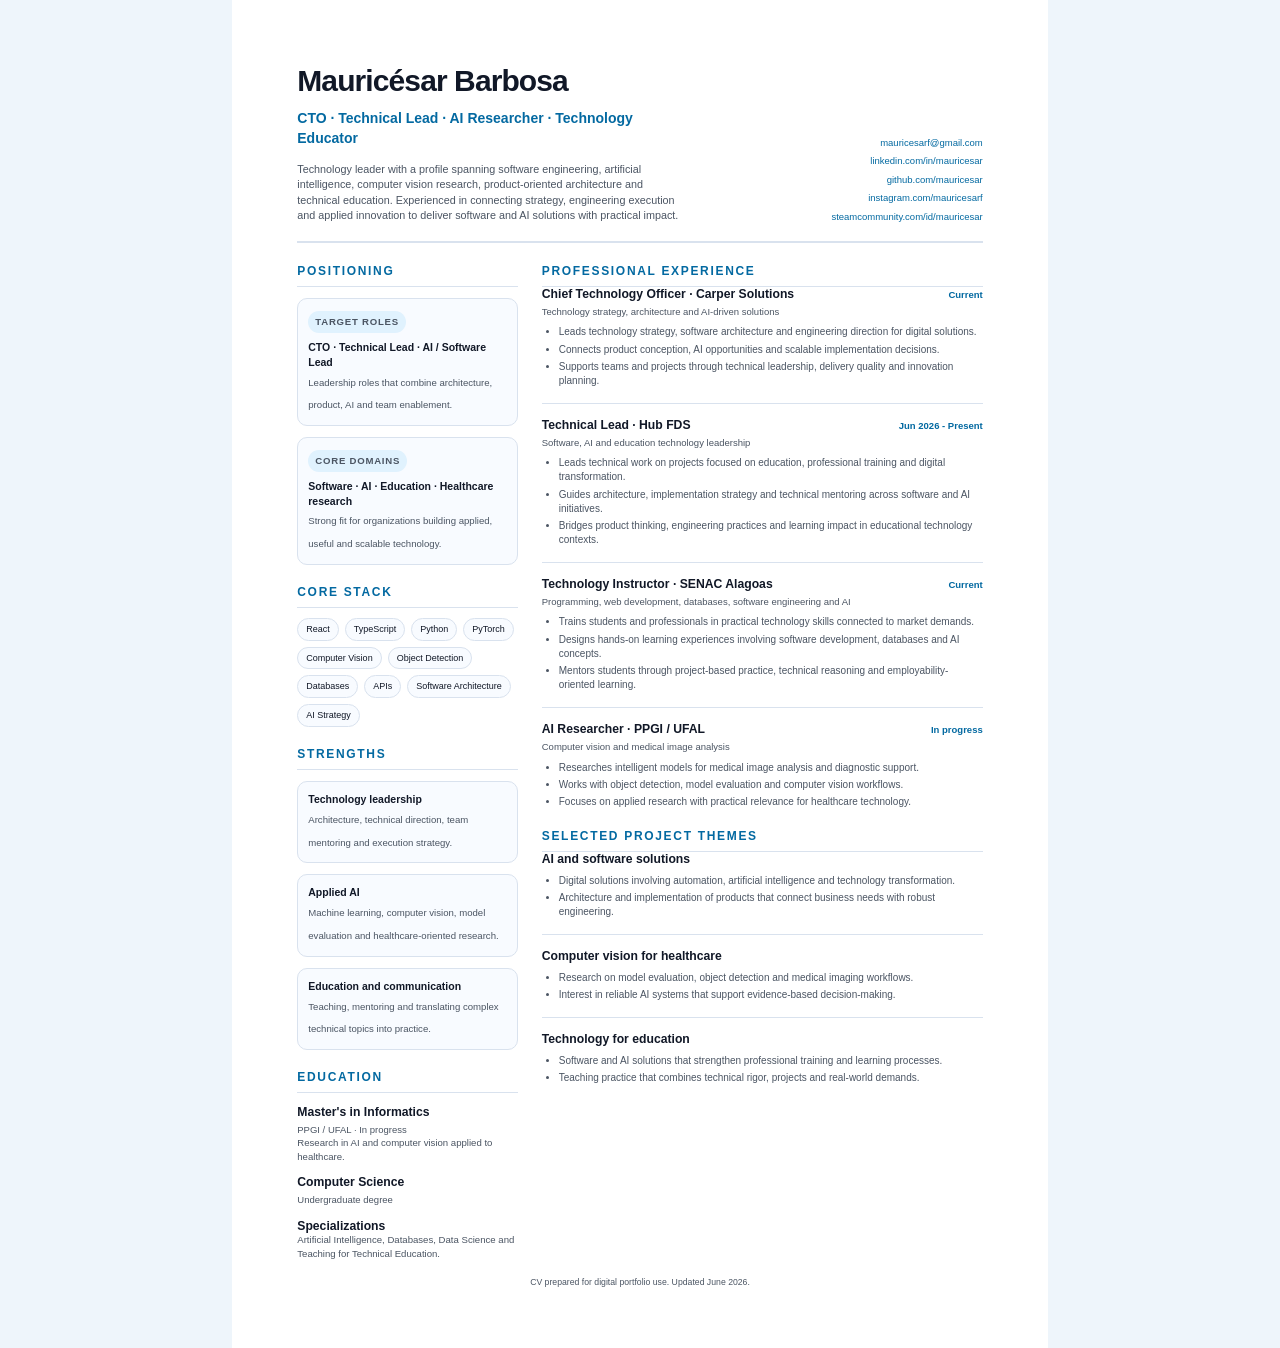
<file: public/cv-mauricesar-barbosa.html>
<!doctype html>
<html lang="en">
  <head>
    <meta charset="utf-8" />
    <meta name="viewport" content="width=device-width, initial-scale=1" />
    <title>Mauricésar Barbosa - CV</title>
    <style>
      :root {
        --ink: #111827;
        --muted: #4b5563;
        --line: #d9e2ee;
        --panel: #f8fbff;
        --accent: #0369a1;
        --accent-soft: #e0f2fe;
      }

      * {
        box-sizing: border-box;
      }

      body {
        margin: 0;
        color: var(--ink);
        background: #eef5fb;
        font-family: Arial, Helvetica, sans-serif;
        line-height: 1.42;
      }

      .page {
        width: 8.5in;
        min-height: 11in;
        margin: 0 auto;
        background: #fff;
        padding: 0.62in 0.68in;
      }

      header {
        display: grid;
        grid-template-columns: 1.35fr 1fr;
        gap: 22px;
        padding-bottom: 18px;
        border-bottom: 2px solid var(--line);
      }

      h1,
      h2,
      h3,
      p {
        margin: 0;
      }

      h1 {
        font-size: 30px;
        letter-spacing: -0.03em;
      }

      .headline {
        margin-top: 7px;
        color: var(--accent);
        font-size: 14px;
        font-weight: 700;
      }

      .summary {
        margin-top: 13px;
        color: var(--muted);
        font-size: 10.8px;
      }

      .contact {
        align-self: end;
        display: grid;
        gap: 5px;
        color: var(--muted);
        font-size: 9.5px;
        text-align: right;
      }

      a {
        color: var(--accent);
        text-decoration: none;
      }

      main {
        display: grid;
        grid-template-columns: 1fr 2fr;
        gap: 24px;
        margin-top: 20px;
      }

      section + section {
        margin-top: 19px;
      }

      h2 {
        color: var(--accent);
        font-size: 12px;
        letter-spacing: 0.14em;
        text-transform: uppercase;
        padding-bottom: 6px;
        border-bottom: 1px solid var(--line);
      }

      h3 {
        font-size: 12.2px;
        line-height: 1.2;
      }

      .meta {
        margin-top: 3px;
        color: var(--muted);
        font-size: 9.5px;
      }

      .item {
        margin-top: 12px;
      }

      ul {
        margin: 7px 0 0;
        padding-left: 17px;
      }

      li {
        margin: 3px 0;
        color: var(--muted);
        font-size: 10px;
      }

      .pill-list {
        display: flex;
        flex-wrap: wrap;
        gap: 6px;
        margin-top: 10px;
      }

      .pill {
        border: 1px solid var(--line);
        background: var(--panel);
        border-radius: 999px;
        color: var(--ink);
        font-size: 9px;
        padding: 4px 8px;
      }

      .card {
        margin-top: 11px;
        border: 1px solid var(--line);
        background: var(--panel);
        border-radius: 10px;
        padding: 10px;
      }

      .card strong {
        display: block;
        font-size: 10.5px;
      }

      .card span,
      .small {
        color: var(--muted);
        font-size: 9.6px;
      }

      .tag {
        display: inline-block;
        margin-bottom: 7px;
        border-radius: 999px;
        background: var(--accent-soft);
        color: var(--accent);
        font-size: 8.7px;
        font-weight: 700;
        letter-spacing: 0.08em;
        padding: 4px 7px;
        text-transform: uppercase;
      }

      .role {
        break-inside: avoid;
        page-break-inside: avoid;
      }

      .role + .role {
        margin-top: 15px;
        padding-top: 14px;
        border-top: 1px solid var(--line);
      }

      .role-head {
        display: flex;
        align-items: baseline;
        justify-content: space-between;
        gap: 14px;
      }

      .period {
        color: var(--accent);
        font-size: 9.5px;
        font-weight: 700;
        white-space: nowrap;
      }

      .footer-note {
        margin-top: 16px;
        color: var(--muted);
        font-size: 8.7px;
        text-align: center;
      }

      @media print {
        body {
          background: #fff;
        }

        .page {
          width: auto;
          min-height: auto;
          margin: 0;
          padding: 0.52in 0.58in;
        }

        @page {
          size: Letter;
          margin: 0;
        }
      }
    </style>
  </head>
  <body>
    <article class="page">
      <header>
        <div>
          <h1>Mauricésar Barbosa</h1>
          <p class="headline">CTO · Technical Lead · AI Researcher · Technology Educator</p>
          <p class="summary">
            Technology leader with a profile spanning software engineering, artificial intelligence,
            computer vision research, product-oriented architecture and technical education.
            Experienced in connecting strategy, engineering execution and applied innovation to
            deliver software and AI solutions with practical impact.
          </p>
        </div>
        <div class="contact">
          <a href="mailto:mauricesarf@gmail.com">mauricesarf@gmail.com</a>
          <a href="https://www.linkedin.com/in/mauricesar/">linkedin.com/in/mauricesar</a>
          <a href="https://github.com/mauricesar">github.com/mauricesar</a>
          <a href="https://www.instagram.com/mauricesarf/">instagram.com/mauricesarf</a>
          <a href="https://steamcommunity.com/id/mauricesar/">steamcommunity.com/id/mauricesar</a>
        </div>
      </header>

      <main>
        <aside>
          <section>
            <h2>Positioning</h2>
            <div class="card">
              <span class="tag">Target roles</span>
              <strong>CTO · Technical Lead · AI / Software Lead</strong>
              <span>Leadership roles that combine architecture, product, AI and team enablement.</span>
            </div>
            <div class="card">
              <span class="tag">Core domains</span>
              <strong>Software · AI · Education · Healthcare research</strong>
              <span>Strong fit for organizations building applied, useful and scalable technology.</span>
            </div>
          </section>

          <section>
            <h2>Core Stack</h2>
            <div class="pill-list">
              <span class="pill">React</span>
              <span class="pill">TypeScript</span>
              <span class="pill">Python</span>
              <span class="pill">PyTorch</span>
              <span class="pill">Computer Vision</span>
              <span class="pill">Object Detection</span>
              <span class="pill">Databases</span>
              <span class="pill">APIs</span>
              <span class="pill">Software Architecture</span>
              <span class="pill">AI Strategy</span>
            </div>
          </section>

          <section>
            <h2>Strengths</h2>
            <div class="card">
              <strong>Technology leadership</strong>
              <span>Architecture, technical direction, team mentoring and execution strategy.</span>
            </div>
            <div class="card">
              <strong>Applied AI</strong>
              <span>Machine learning, computer vision, model evaluation and healthcare-oriented research.</span>
            </div>
            <div class="card">
              <strong>Education and communication</strong>
              <span>Teaching, mentoring and translating complex technical topics into practice.</span>
            </div>
          </section>

          <section>
            <h2>Education</h2>
            <div class="item">
              <h3>Master's in Informatics</h3>
              <p class="meta">PPGI / UFAL · In progress</p>
              <p class="small">Research in AI and computer vision applied to healthcare.</p>
            </div>
            <div class="item">
              <h3>Computer Science</h3>
              <p class="meta">Undergraduate degree</p>
            </div>
            <div class="item">
              <h3>Specializations</h3>
              <p class="small">Artificial Intelligence, Databases, Data Science and Teaching for Technical Education.</p>
            </div>
          </section>
        </aside>

        <div>
          <section>
            <h2>Professional Experience</h2>

            <div class="role">
              <div class="role-head">
                <div>
                  <h3>Chief Technology Officer · Carper Solutions</h3>
                  <p class="meta">Technology strategy, architecture and AI-driven solutions</p>
                </div>
                <span class="period">Current</span>
              </div>
              <ul>
                <li>Leads technology strategy, software architecture and engineering direction for digital solutions.</li>
                <li>Connects product conception, AI opportunities and scalable implementation decisions.</li>
                <li>Supports teams and projects through technical leadership, delivery quality and innovation planning.</li>
              </ul>
            </div>

            <div class="role">
              <div class="role-head">
                <div>
                  <h3>Technical Lead · Hub FDS</h3>
                  <p class="meta">Software, AI and education technology leadership</p>
                </div>
                <span class="period">Jun 2026 - Present</span>
              </div>
              <ul>
                <li>Leads technical work on projects focused on education, professional training and digital transformation.</li>
                <li>Guides architecture, implementation strategy and technical mentoring across software and AI initiatives.</li>
                <li>Bridges product thinking, engineering practices and learning impact in educational technology contexts.</li>
              </ul>
            </div>

            <div class="role">
              <div class="role-head">
                <div>
                  <h3>Technology Instructor · SENAC Alagoas</h3>
                  <p class="meta">Programming, web development, databases, software engineering and AI</p>
                </div>
                <span class="period">Current</span>
              </div>
              <ul>
                <li>Trains students and professionals in practical technology skills connected to market demands.</li>
                <li>Designs hands-on learning experiences involving software development, databases and AI concepts.</li>
                <li>Mentors students through project-based practice, technical reasoning and employability-oriented learning.</li>
              </ul>
            </div>

            <div class="role">
              <div class="role-head">
                <div>
                  <h3>AI Researcher · PPGI / UFAL</h3>
                  <p class="meta">Computer vision and medical image analysis</p>
                </div>
                <span class="period">In progress</span>
              </div>
              <ul>
                <li>Researches intelligent models for medical image analysis and diagnostic support.</li>
                <li>Works with object detection, model evaluation and computer vision workflows.</li>
                <li>Focuses on applied research with practical relevance for healthcare technology.</li>
              </ul>
            </div>
          </section>

          <section>
            <h2>Selected Project Themes</h2>
            <div class="role">
              <h3>AI and software solutions</h3>
              <ul>
                <li>Digital solutions involving automation, artificial intelligence and technology transformation.</li>
                <li>Architecture and implementation of products that connect business needs with robust engineering.</li>
              </ul>
            </div>
            <div class="role">
              <h3>Computer vision for healthcare</h3>
              <ul>
                <li>Research on model evaluation, object detection and medical imaging workflows.</li>
                <li>Interest in reliable AI systems that support evidence-based decision-making.</li>
              </ul>
            </div>
            <div class="role">
              <h3>Technology for education</h3>
              <ul>
                <li>Software and AI solutions that strengthen professional training and learning processes.</li>
                <li>Teaching practice that combines technical rigor, projects and real-world demands.</li>
              </ul>
            </div>
          </section>
        </div>
      </main>

      <p class="footer-note">
        CV prepared for digital portfolio use. Updated June 2026.
      </p>
    </article>
  </body>
</html>
</file>
